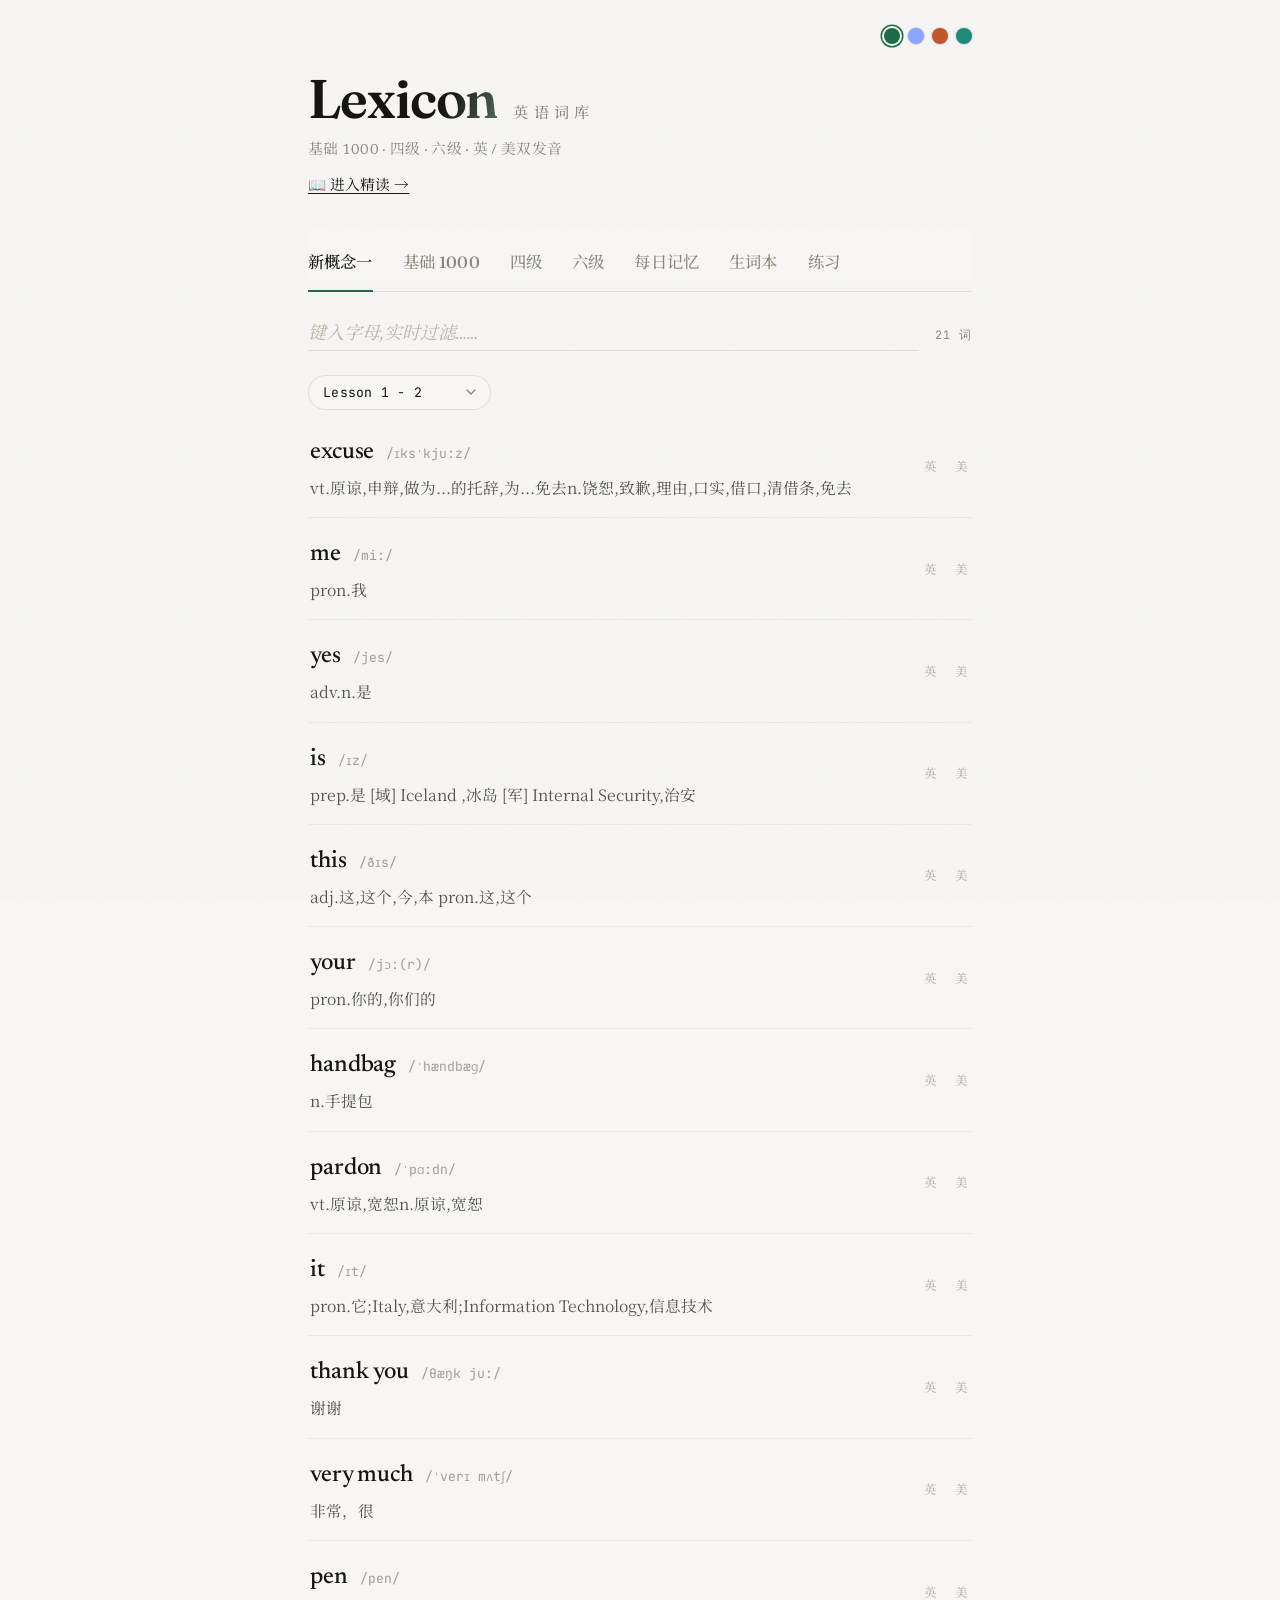
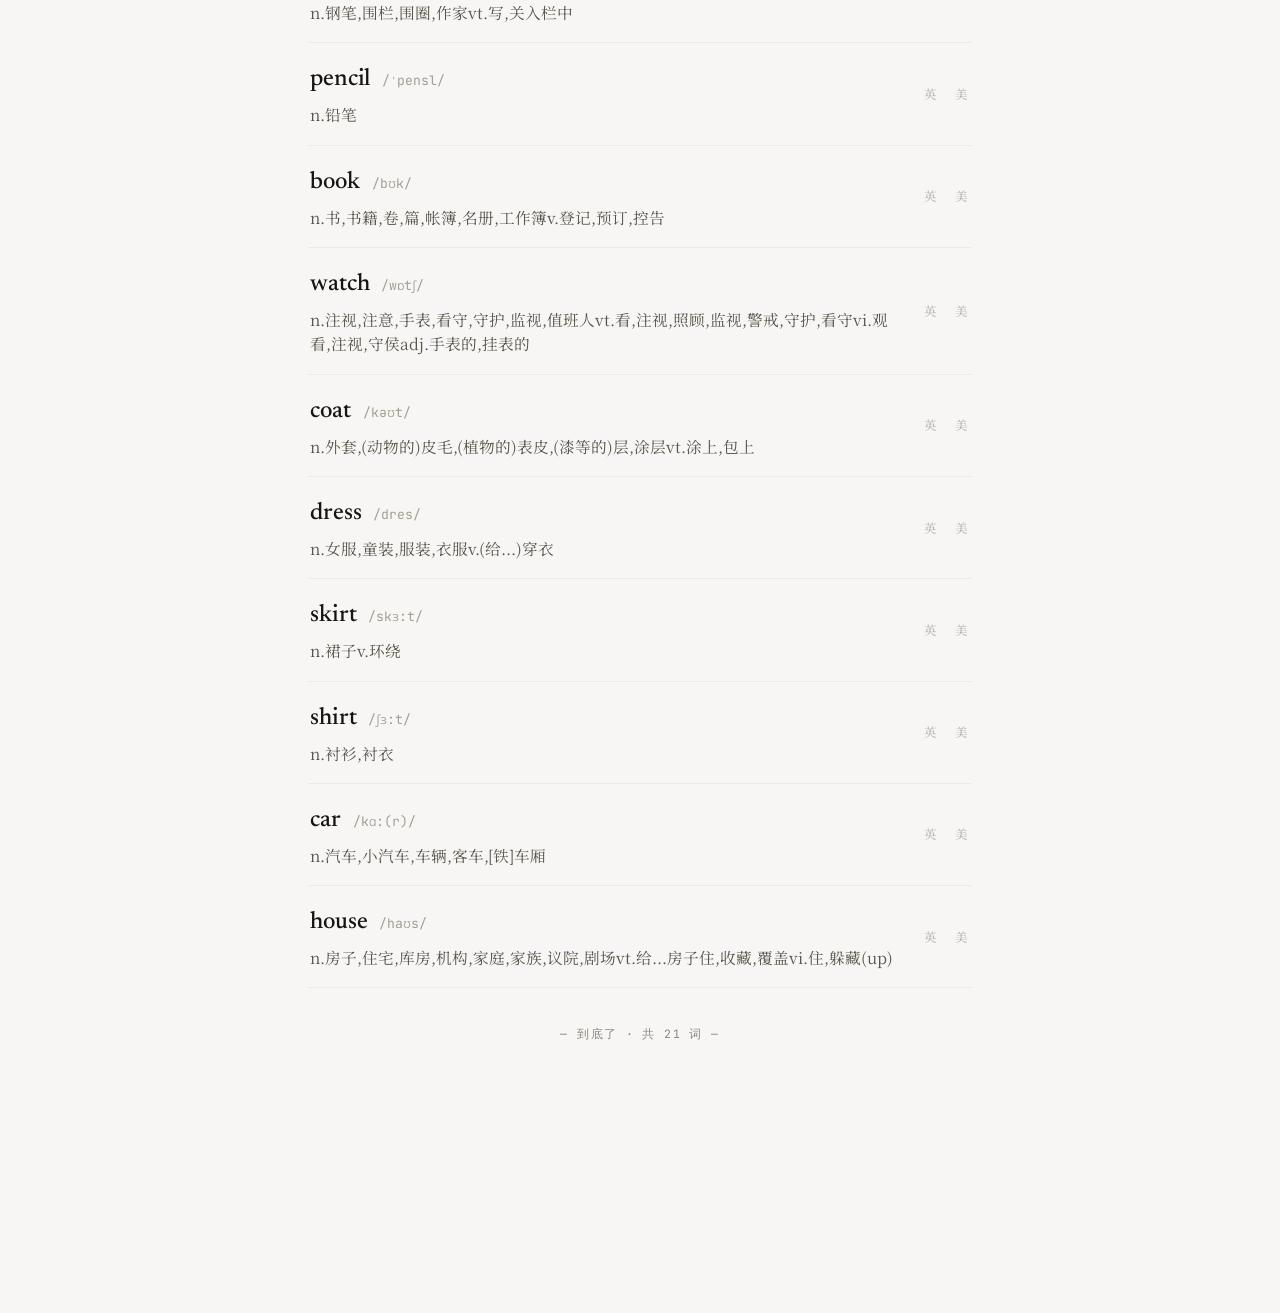
<file: index.html>
<!DOCTYPE html>
<html lang="zh-CN">
<head>
  <meta charset="UTF-8" />
  <meta name="viewport" content="width=device-width, initial-scale=1.0" />
  <title>词库 · Lexicon</title>
  <script>
    (function () {
      try {
        var t = localStorage.getItem("lexicon_theme");
        var ok = ["ink-green", "night", "terracotta", "celadon"].indexOf(t) > -1;
        document.documentElement.setAttribute("data-theme", ok ? t : "ink-green");
      } catch (e) { document.documentElement.setAttribute("data-theme", "ink-green"); }
    })();
  </script>
  <link rel="preconnect" href="https://fonts.googleapis.com" />
  <link rel="preconnect" href="https://fonts.gstatic.com" crossorigin />
  <link
    href="https://fonts.googleapis.com/css2?family=Fraunces:opsz,wght@9..144,400;9..144,500;9..144,600&family=Newsreader:opsz,wght@6..72,400;6..72,500&family=JetBrains+Mono:wght@400&family=Noto+Serif+SC:wght@400;500&display=swap"
    rel="stylesheet"
  />
  <link rel="stylesheet" href="./static/style.css?v=shine" />
  <style>
    /* 静态版独有:练习页占位提示(电脑版才有真功能) */
    .practice-static-hint {
      margin-top: 40px;
      padding: 28px 24px;
      border-left: 2px solid var(--hair);
      animation: fade 0.4s ease both;
    }
    .practice-static-hint p {
      font-family: "Newsreader", "Noto Serif SC", serif;
      font-size: 1rem;
      line-height: 1.7;
      color: var(--trans);
      margin: 0;
    }
    .practice-static-hint p + p { margin-top: 6px; color: var(--muted); }

    /* 静态版独有:生词本词条右下角的「删除」按钮 */
    .entry--my { position: relative; }
    .entry__del {
      position: absolute;
      right: 2px;
      bottom: 6px;
      appearance: none; border: 0; background: none; cursor: pointer;
      font-family: "JetBrains Mono", monospace;
      font-size: 0.7rem;
      letter-spacing: 0.08em;
      color: var(--muted);
      opacity: 0.6;
      padding: 4px 6px;
      transition: color 0.2s ease, opacity 0.2s ease;
    }
    .entry:hover .entry__del { opacity: 1; }
    .entry__del:hover { color: var(--ink); }

    /* 静态版独有:新概念一「选课」下拉框 */
    .nc1-lesson {
      margin-top: 16px;
      appearance: none; -webkit-appearance: none;
      border: 1px solid var(--hair);
      background: var(--paper);
      color: var(--ink);
      font-family: "JetBrains Mono", monospace;
      font-size: 0.82rem;
      letter-spacing: 0.02em;
      padding: 8px 34px 8px 14px;
      border-radius: 999px;
      cursor: pointer;
      outline: none;
      max-width: 100%;
      background-image: url("data:image/svg+xml,%3Csvg xmlns='http://www.w3.org/2000/svg' width='12' height='12' viewBox='0 0 12 12'%3E%3Cpath d='M2 4l4 4 4-4' fill='none' stroke='%238d887d' stroke-width='1.4' stroke-linecap='round'/%3E%3C/svg%3E");
      background-repeat: no-repeat;
      background-position: right 13px center;
      transition: border-color 0.25s ease;
    }
    .nc1-lesson:focus, .nc1-lesson:hover { border-color: var(--accent); }
  </style>
</head>
<body>
  <div class="grain" aria-hidden="true"></div>

  <header class="masthead">
    <div id="theme-switch" class="theme-switch" aria-label="配色"></div>
    <div class="mark">
      <span class="mark__en">Lexicon</span>
      <span class="mark__cn">英语词库</span>
    </div>
    <p class="masthead__sub">基础 1000 · 四级 · 六级 · 英 / 美双发音</p>
    <p class="masthead__sub"><a href="./reading.html" style="color:var(--ink);text-decoration:underline;text-underline-offset:3px;">📖 进入精读 →</a></p>
  </header>

  <nav class="tabs" role="tablist">
    <button class="tab is-active" role="tab" data-section="nc1">新概念一</button>
    <button class="tab" role="tab" data-section="basic">基础 1000</button>
    <button class="tab" role="tab" data-section="cet4">四级</button>
    <button class="tab" role="tab" data-section="cet6">六级</button>
    <button class="tab" role="tab" data-section="daily">每日记忆</button>
    <button class="tab" role="tab" data-section="my">生词本</button>
    <button class="tab" role="tab" data-section="practice">练习</button>
    <span class="tabs__ink" aria-hidden="true"></span>
  </nav>

  <div class="searchbar">
    <input
      type="search"
      id="search"
      class="searchbar__input"
      placeholder="键入字母,实时过滤……"
      autocomplete="off"
      spellcheck="false"
    />
    <span class="searchbar__count" id="count"></span>
  </div>

  <select id="nc1-lesson" class="nc1-lesson" hidden autocomplete="off" aria-label="选择课次"></select>

  <nav class="daybar" id="daybar" hidden aria-label="选择日期"></nav>
  <div class="daily-title" id="daily-title" hidden></div>

  <section class="import-panel" id="import-panel" hidden>
    <button
      type="button"
      class="import-panel__toggle"
      id="import-toggle"
      aria-expanded="false"
      aria-controls="import-body"
    >
      <span class="import-panel__toggle-label">导入生词</span>
      <span class="import-panel__toggle-arrow" aria-hidden="true">▾</span>
    </button>
    <div class="import-panel__body" id="import-body" hidden>
      <textarea
        id="import-input"
        class="import-panel__input"
        rows="8"
        spellcheck="false"
        placeholder='[{"word": "negotiate", "context": "原句", "source": "来源"}]'
      ></textarea>
      <div class="import-panel__actions">
        <button type="button" class="import-panel__btn" id="import-submit">导入</button>
        <span class="import-panel__hint">JSON 数组,每项需有 word;context / source 可选</span>
      </div>
      <div class="import-panel__result" id="import-result" hidden></div>
    </div>
  </section>

  <section class="practice-panel" id="practice-panel" hidden>
    <div class="practice-static-hint">
      <p>造句批改需要后端 + DeepSeek key。</p>
      <p>请在电脑版 Lexicon (Flask 应用) 使用此功能。</p>
    </div>
  </section>

  <main class="list" id="list" aria-live="polite"></main>

  <div class="sentinel" id="sentinel"></div>
  <div class="foot" id="foot"></div>

  <script src="./static/app.js?v=617"></script>
  <script src="./static/theme.js?v=617"></script>
  <script src="./static/spark.js"></script>
</body>
</html>
</file>
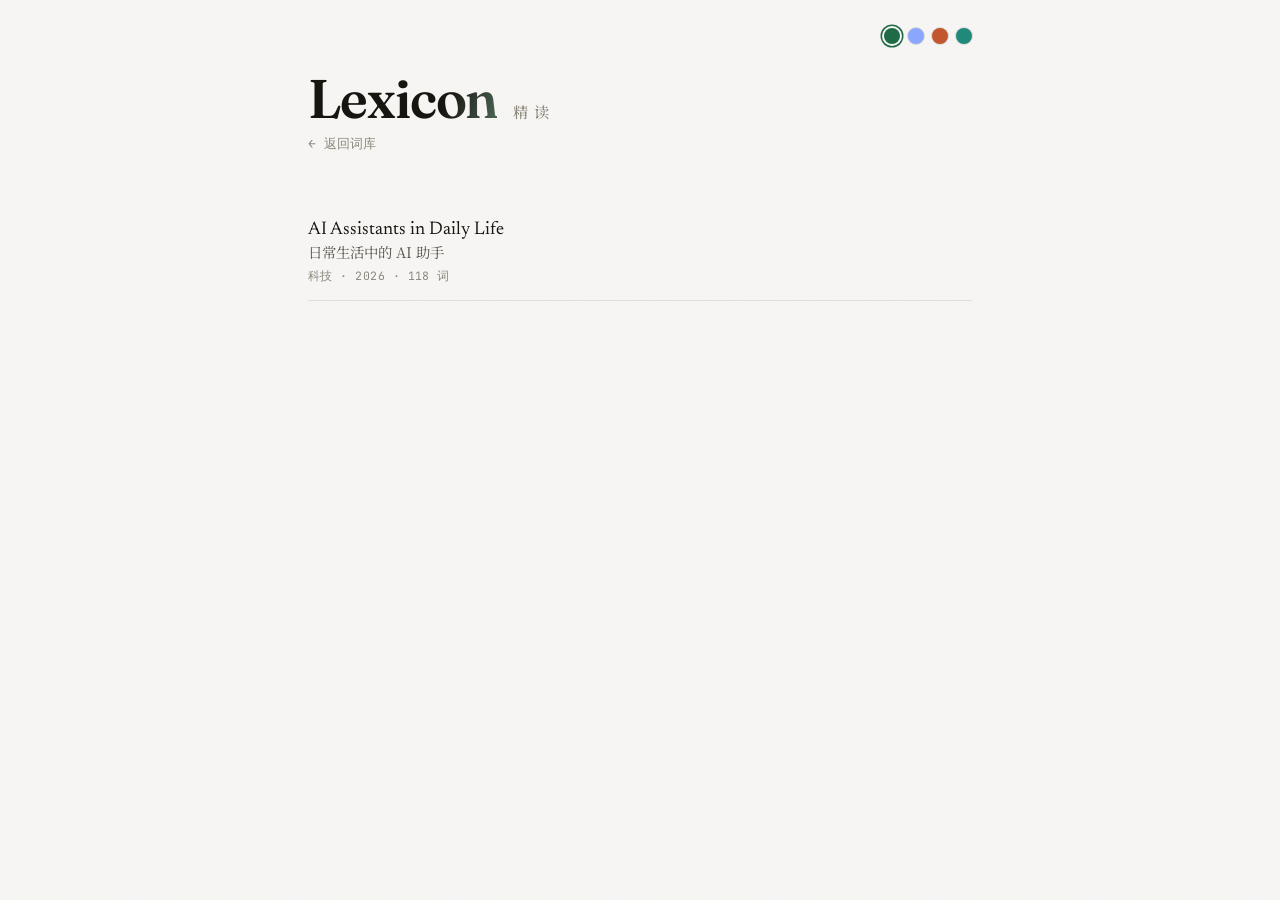
<file: reading.html>
<!DOCTYPE html>
<html lang="zh-CN">
<head>
  <meta charset="UTF-8" />
  <meta name="viewport" content="width=device-width, initial-scale=1.0" />
  <title>精读 · Lexicon</title>
  <script>
    (function () {
      try {
        var t = localStorage.getItem("lexicon_theme");
        var ok = ["ink-green", "night", "terracotta", "celadon"].indexOf(t) > -1;
        document.documentElement.setAttribute("data-theme", ok ? t : "ink-green");
      } catch (e) { document.documentElement.setAttribute("data-theme", "ink-green"); }
    })();
  </script>
  <link rel="preconnect" href="https://fonts.googleapis.com" />
  <link rel="preconnect" href="https://fonts.gstatic.com" crossorigin />
  <link
    href="https://fonts.googleapis.com/css2?family=Fraunces:opsz,wght@9..144,400;9..144,500;9..144,600&family=Newsreader:opsz,wght@6..72,400;6..72,500&family=JetBrains+Mono:wght@400&family=Noto+Serif+SC:wght@400;500&display=swap"
    rel="stylesheet"
  />
  <link rel="stylesheet" href="./static/style.css?v=shine" />
  <style>
    /* ===== 精读页专属样式(自包含,不依赖 build_static 同步) ===== */
    .reading-top { display: flex; align-items: baseline; gap: 14px; margin-top: 8px; }
    .reading-top a { font-family: "JetBrains Mono", monospace; font-size: 0.8rem;
      color: var(--muted); text-decoration: none; }
    .reading-top a:hover { color: var(--ink); }

    /* 文章列表 */
    .art-list { margin-top: 20px; display: flex; flex-direction: column; gap: 2px; }
    .art-card {
      appearance: none; border: 0; background: none; cursor: pointer; text-align: left;
      width: 100%; padding: 16px 0; border-bottom: 1px solid var(--hair);
      display: block; transition: opacity 0.2s ease;
    }
    .art-card:hover { opacity: 0.65; }
    .art-card__title { font-family: "Newsreader", serif; font-size: 1.15rem; color: var(--ink); }
    .art-card__cn { font-family: "Noto Serif SC", serif; font-size: 0.9rem; color: var(--trans); margin-top: 2px; }
    .art-card__meta { font-family: "JetBrains Mono", monospace; font-size: 0.72rem;
      color: var(--muted); margin-top: 6px; letter-spacing: 0.04em; }

    /* 文章详情 */
    #detail-view { margin-top: 14px; }
    .detail-back { appearance: none; border: 0; background: none; cursor: pointer;
      font-family: "JetBrains Mono", monospace; font-size: 0.8rem; color: var(--muted); padding: 4px 0; }
    .detail-back:hover { color: var(--ink); }
    .detail-title { font-family: "Newsreader", serif; font-size: 1.5rem; color: var(--ink); margin-top: 10px; }
    .detail-cn { font-family: "Noto Serif SC", serif; font-size: 1rem; color: var(--trans); margin-top: 4px; }
    .detail-meta { font-family: "JetBrains Mono", monospace; font-size: 0.72rem; color: var(--muted);
      margin-top: 8px; letter-spacing: 0.04em; }

    .para { margin-top: 26px; }
    .para__en { font-family: "Newsreader", serif; font-size: 1.15rem; line-height: 1.9; color: var(--ink); }
    .rw { cursor: pointer; border-radius: 3px; transition: background 0.12s ease; }
    .rw:hover { background: var(--hair); }
    .rw.is-active { background: var(--accent); color: var(--paper); }
    .para__toggle { appearance: none; border: 0; background: none; cursor: pointer; margin-top: 8px;
      font-family: "JetBrains Mono", monospace; font-size: 0.74rem; color: var(--muted); padding: 2px 0; }
    .para__toggle:hover { color: var(--ink); }
    .para__cn { font-family: "Noto Serif SC", serif; font-size: 0.96rem; line-height: 1.8;
      color: var(--trans); margin-top: 8px; padding-left: 12px; border-left: 2px solid var(--hair); }

    /* 词卡(底部浮层) */
    .word-card {
      position: fixed; left: 0; right: 0; bottom: 0; z-index: 50;
      max-width: 720px; margin: 0 auto; background: var(--paper);
      border-top: 1px solid var(--accent); box-shadow: 0 -8px 30px rgba(22,21,15,0.10);
      padding: 18px 24px 22px; animation: cardup 0.18s ease both;
    }
    @keyframes cardup { from { transform: translateY(12px); opacity: 0; } to { transform: none; opacity: 1; } }
    .word-card__head { display: flex; align-items: baseline; gap: 12px; flex-wrap: wrap; }
    .word-card__word { font-family: "Fraunces", serif; font-size: 1.5rem; color: var(--ink); }
    .word-card__phon { font-family: "JetBrains Mono", monospace; font-size: 0.9rem; color: var(--phon); }
    .word-card__close { margin-left: auto; appearance: none; border: 0; background: none; cursor: pointer;
      font-family: "JetBrains Mono", monospace; font-size: 1rem; color: var(--muted); }
    .word-card__meaning { font-family: "Newsreader","Noto Serif SC",serif; font-size: 1rem; line-height: 1.7;
      color: var(--trans); margin-top: 10px; white-space: pre-line; }
    .word-card__actions { display: flex; align-items: center; gap: 10px; margin-top: 14px; }
    .play { appearance: none; cursor: pointer; border: 1px solid var(--hair); background: none;
      font-family: "JetBrains Mono", monospace; font-size: 0.75rem; color: var(--trans);
      padding: 5px 12px; border-radius: 999px; }
    .play:hover { border-color: var(--ink); color: var(--ink); }
    .play.is-playing { background: var(--accent); color: var(--paper); }
    .word-card__add { appearance: none; cursor: pointer; border: 1px solid var(--accent); background: var(--accent);
      color: var(--paper); font-family: "JetBrains Mono", monospace; font-size: 0.75rem;
      padding: 6px 14px; border-radius: 999px; margin-left: auto; }
    .word-card__add:disabled { opacity: 0.5; cursor: default; }
    .word-card__missing { color: var(--muted); font-style: italic; }
  </style>
</head>
<body>
  <div class="grain" aria-hidden="true"></div>

  <header class="masthead">
    <div id="theme-switch" class="theme-switch" aria-label="配色"></div>
    <div class="mark">
      <span class="mark__en">Lexicon</span>
      <span class="mark__cn">精读</span>
    </div>
    <div class="reading-top">
      <a href="./index.html">← 返回词库</a>
    </div>
  </header>

  <main id="list-view">
    <div class="art-list" id="article-list"></div>
  </main>

  <main id="detail-view" hidden>
    <button class="detail-back" id="back-btn">← 文章列表</button>
    <div id="detail-body"></div>
  </main>

  <div id="word-card-host"></div>

  <script src="./static/reading.js"></script>
  <script src="./static/theme.js"></script>
  <script src="./static/spark.js"></script>
</body>
</html>
</file>
<file: static/style.css>
/* ============================================================
   词库 · Lexicon —— 编辑式极简纸质词典风
   暖白纸底 · 近黑文字 · 衬线正文 · 单色克制
   硬约束:单词本体高对比、清晰可读
   ============================================================ */

:root {
  --paper:      #f7f6f4;   /* 暖白纸底 */
  --paper-deep: #efece7;   /* 略深的纸色,用于极轻的分区 */
  --ink:        #16150f;   /* 近黑正文 */
  --word:       #161512;   /* 单词主体(高对比) */
  --phon:       #a39e93;   /* 音标 浅灰 */
  --trans:      #59554c;   /* 释义 中灰 */
  --muted:      #8d887d;   /* 次要文字 */
  --hair:       rgba(22, 21, 15, 0.10);  /* 细分隔线 */
  --hair-soft:  rgba(22, 21, 15, 0.05);
  --accent:     #16150f;   /* 默认强调=近黑;各主题下覆盖为彩色 */
}

/* ---------- 配色主题(整站,由 theme.js 切换;静态站默认 ink-green) ----------
   只覆盖纸色 / 文字 / 主色变量,其余样式自动跟随。深色主题额外翻转文字与分隔线。 */
[data-theme="ink-green"] { --accent: #1f6b47; }
[data-theme="terracotta"] {
  --paper: #faf5ee; --paper-deep: #f1e8da; --accent: #c2562f;
}
[data-theme="celadon"] {
  --paper: #f1f5f4; --paper-deep: #e3ece9; --accent: #1f8a7a;
}
[data-theme="night"] {
  --paper: #1b1d23; --paper-deep: #262932;
  --ink: #e9e5db; --word: #f1ede3;
  --phon: #767d8c; --trans: #b8b3a8; --muted: #8b8f9c;
  --hair: rgba(255, 255, 255, 0.14); --hair-soft: rgba(255, 255, 255, 0.06);
  --accent: #8aa6ff;
}

* { box-sizing: border-box; margin: 0; padding: 0; }

/* hidden 属性要始终生效:.daybar/.searchbar 等带 display 的类会盖过 [hidden] 默认值 */
[hidden] { display: none !important; }

html { -webkit-font-smoothing: antialiased; text-rendering: optimizeLegibility; }

body {
  background: var(--paper);
  color: var(--ink);
  font-family: "Newsreader", "Noto Serif SC", Georgia, serif;
  line-height: 1.5;
  max-width: 720px;
  margin: 0 auto;
  padding: 0 28px 30vh;
  position: relative;
}

/* 极轻的纸张颗粒,营造氛围而非装饰 */
.grain {
  position: fixed; inset: 0; z-index: -1; pointer-events: none;
  opacity: 0.035;
  background-image: url("data:image/svg+xml,%3Csvg xmlns='http://www.w3.org/2000/svg' width='160' height='160'%3E%3Cfilter id='n'%3E%3CfeTurbulence type='fractalNoise' baseFrequency='0.85' numOctaves='3' stitchTiles='stitch'/%3E%3C/filter%3E%3Crect width='100%25' height='100%25' filter='url(%23n)'/%3E%3C/svg%3E");
}

/* ---------- 报头 ---------- */
.masthead {
  padding: 72px 0 30px;
  animation: rise 0.7s cubic-bezier(0.2, 0.7, 0.2, 1) both;
}
.mark { display: flex; align-items: baseline; gap: 14px; }
.mark__en {
  font-family: "Fraunces", serif;
  font-weight: 600;
  font-size: clamp(2.4rem, 7vw, 3.4rem);
  letter-spacing: -0.02em;
  line-height: 1;
  /* 流光:一道主色高光反复掠过标题(Shiny Text,参考 React Bits) */
  color: var(--ink);
  background-image: linear-gradient(110deg,
    var(--ink) 30%,
    color-mix(in srgb, var(--accent) 60%, white) 50%,
    var(--ink) 70%);
  background-size: 250% 100%;
  -webkit-background-clip: text;
  background-clip: text;
  -webkit-text-fill-color: transparent;
  animation: shine 3.4s ease-in-out infinite;
}
@keyframes shine { 0% { background-position: 140% 0; } 100% { background-position: -40% 0; } }
/* 关闭动效偏好:标题回退为纯色,保证可读 */
@media (prefers-reduced-motion: reduce) {
  .mark__en { animation: none; -webkit-text-fill-color: var(--ink); background: none; }
}
.mark__cn {
  font-family: "Noto Serif SC", serif;
  font-weight: 500;
  font-size: 0.95rem;
  letter-spacing: 0.35em;
  color: var(--muted);
  padding-left: 2px;
}
.masthead__sub {
  margin-top: 14px;
  font-size: 0.92rem;
  color: var(--muted);
  letter-spacing: 0.02em;
}

/* ---------- 板块切换:低调文字 + 下划线游标 ---------- */
.tabs {
  position: sticky; top: 0; z-index: 5;
  display: flex; gap: 30px;
  padding: 18px 0 16px;
  background: linear-gradient(var(--paper) 72%, transparent);
  border-bottom: 1px solid var(--hair);
}
.tab {
  appearance: none; border: 0; background: none; cursor: pointer;
  font-family: "Fraunces", "Noto Serif SC", serif;
  font-size: 1.02rem;
  font-weight: 500;
  letter-spacing: 0.01em;
  color: var(--muted);
  padding: 2px 0;
  transition: color 0.35s ease;
}
.tab:hover { color: var(--trans); }
.tab.is-active { color: var(--ink); }
.tabs__ink {
  position: absolute; bottom: -1px; left: 0; height: 1.5px;
  background: var(--accent);
  transition: transform 0.4s cubic-bezier(0.5, 0, 0.1, 1), width 0.4s cubic-bezier(0.5, 0, 0.1, 1);
}

/* ---------- 搜索框:下划线式 ---------- */
.searchbar {
  display: flex; align-items: baseline; gap: 16px;
  padding: 28px 0 8px;
}
.searchbar__input {
  flex: 1; min-width: 0;
  appearance: none; border: 0; background: none; outline: none;
  font-family: "Newsreader", "Noto Serif SC", serif;
  font-size: 1.12rem;
  color: var(--ink);
  padding: 6px 0;
  border-bottom: 1px solid var(--hair);
  transition: border-color 0.3s ease;
}
.searchbar__input::placeholder { color: #bbb6aa; font-style: italic; }
.searchbar__input:focus { border-bottom-color: var(--accent); }
.searchbar__input::-webkit-search-cancel-button { -webkit-appearance: none; }
.searchbar__count {
  font-family: "JetBrains Mono", monospace;
  font-size: 0.72rem;
  letter-spacing: 0.08em;
  color: var(--muted);
  white-space: nowrap;
}

/* ---------- 词条列表 ---------- */
.list { padding-top: 6px; }

.entry {
  display: grid;
  grid-template-columns: 1fr auto;
  grid-template-areas:
    "head play"
    "trans play";
  column-gap: 18px;
  align-items: start;
  padding: 18px 2px;
  border-bottom: 1px solid var(--hair-soft);
  animation: fade 0.5s ease both;
}
.entry:hover { background: linear-gradient(90deg, transparent, var(--paper-deep) 12%, var(--paper-deep) 88%, transparent); }

.entry__head {
  grid-area: head;
  display: flex; align-items: baseline; flex-wrap: wrap; gap: 12px;
}
.entry__word {
  font-family: "Newsreader", serif;
  font-size: 1.5rem;
  font-weight: 500;
  color: var(--word);            /* 高对比,清晰可读 */
  letter-spacing: -0.005em;
}
.entry__phon {
  font-family: "JetBrains Mono", monospace;
  font-size: 0.82rem;
  color: var(--phon);
  letter-spacing: 0;
}
.entry__trans {
  grid-area: trans;
  margin-top: 5px;
  font-family: "Noto Serif SC", "Newsreader", serif;
  font-size: 0.98rem;
  color: var(--trans);
  line-height: 1.55;
  white-space: pre-line;  /* 让 unescapeNewlines 后的 \n 真换行 */
}

/* 播放标签:"英 / 美"两个克制的小文字按钮 */
.play-group {
  grid-area: play;
  align-self: center;
  display: flex;
  align-items: center;
  gap: 14px;
}
.play {
  appearance: none; border: 0; background: none; cursor: pointer;
  font-family: "Fraunces", "Noto Serif SC", serif;
  font-size: 0.78rem;
  font-weight: 500;
  letter-spacing: 0.08em;
  color: var(--muted);
  opacity: 0.6;
  padding: 4px 2px;
  transition: color 0.25s ease, opacity 0.25s ease;
}
.entry:hover .play { opacity: 1; }
.play:hover { color: var(--ink); }
.play.is-playing { color: var(--accent); animation: pulse 0.6s ease infinite; }

/* ---------- 生词本:导入面板(折叠) ---------- */
.import-panel {
  margin-top: 18px;
  border-top: 1px solid var(--hair-soft);
  border-bottom: 1px solid var(--hair-soft);
}
.import-panel__toggle {
  appearance: none; border: 0; background: none; cursor: pointer;
  width: 100%;
  display: flex; align-items: baseline; justify-content: space-between;
  padding: 14px 0;
  font-family: "Fraunces", "Noto Serif SC", serif;
  font-size: 0.96rem;
  font-weight: 500;
  letter-spacing: 0.02em;
  color: var(--muted);
  transition: color 0.25s ease;
}
.import-panel__toggle:hover { color: var(--ink); }
.import-panel__toggle-arrow {
  font-size: 0.78rem;
  color: var(--muted);
}
.import-panel__body {
  padding: 4px 0 20px;
  animation: fade 0.35s ease both;
}
.import-panel__input {
  width: 100%;
  appearance: none;
  border: 1px solid var(--hair);
  background: var(--paper);
  color: var(--ink);
  font-family: "JetBrains Mono", monospace;
  font-size: 0.84rem;
  line-height: 1.55;
  padding: 12px 14px;
  border-radius: 2px;
  outline: none;
  resize: vertical;
  min-height: 140px;
  transition: border-color 0.25s ease;
}
.import-panel__input:focus { border-color: var(--accent); }
.import-panel__input::placeholder { color: #bbb6aa; }
.import-panel__actions {
  display: flex; align-items: baseline; justify-content: space-between;
  gap: 14px;
  margin-top: 12px;
}
.import-panel__btn {
  appearance: none; cursor: pointer;
  border: 1px solid var(--accent);
  background: transparent;
  color: var(--accent);
  font-family: "Fraunces", "Noto Serif SC", serif;
  font-size: 0.92rem;
  font-weight: 500;
  letter-spacing: 0.02em;
  padding: 7px 22px;
  border-radius: 2px;
  transition: background 0.2s ease, color 0.2s ease;
}
.import-panel__btn:hover { background: var(--accent); color: var(--paper); }
.import-panel__btn:disabled {
  cursor: default;
  opacity: 0.4;
  background: transparent;
  color: var(--ink);
}
.import-panel__hint {
  flex: 1;
  text-align: right;
  font-family: "JetBrains Mono", monospace;
  font-size: 0.72rem;
  letter-spacing: 0.04em;
  color: var(--muted);
}
.import-panel__result {
  margin-top: 14px;
  padding: 10px 14px;
  border-left: 2px solid var(--hair);
  font-family: "JetBrains Mono", monospace;
  font-size: 0.78rem;
  line-height: 1.6;
  color: var(--trans);
  word-break: break-word;
}
.import-panel__result.is-ok { border-left-color: var(--ink); color: var(--ink); }
.import-panel__result.is-error { border-left-color: var(--ink); color: var(--ink); background: var(--paper-deep); }

/* ---------- 生词本:词条扩展(原句 / 来源·日期 / 未收录) ---------- */
.entry--my {
  grid-template-areas:
    "head play"
    "trans play"
    "ctx ctx"
    "meta meta";
}
.entry__trans--missing {
  font-style: italic;
  color: var(--muted);
}
.entry__context {
  grid-area: ctx;
  margin: 10px 0 0;
  padding: 2px 0 2px 14px;
  border-left: 2px solid var(--hair);
  font-family: "Newsreader", "Noto Serif SC", serif;
  font-style: italic;
  font-size: 0.94rem;
  line-height: 1.6;
  color: var(--trans);
}
.entry__meta {
  grid-area: meta;
  margin-top: 8px;
  font-family: "JetBrains Mono", monospace;
  font-size: 0.7rem;
  letter-spacing: 0.08em;
  color: var(--muted);
}

/* ---------- 状态/页脚 ---------- */
.sentinel { height: 1px; }
.foot {
  text-align: center;
  padding: 36px 0 0;
  font-family: "JetBrains Mono", monospace;
  font-size: 0.72rem;
  letter-spacing: 0.12em;
  color: var(--muted);
}
.notice {
  padding: 56px 4px;
  text-align: center;
  color: var(--muted);
  font-size: 1rem;
  line-height: 1.8;
}
.notice code {
  font-family: "JetBrains Mono", monospace;
  font-size: 0.82rem;
  background: var(--paper-deep);
  padding: 2px 7px; border-radius: 3px;
  color: var(--trans);
}

/* ---------- 动效:克制 ---------- */
@keyframes rise { from { opacity: 0; transform: translateY(10px); } to { opacity: 1; transform: none; } }
@keyframes fade { from { opacity: 0; } to { opacity: 1; } }
@keyframes pulse { 0%, 100% { opacity: 1; } 50% { opacity: 0.45; } }

/* ============================================================
   练习页 —— 选词 / 造句 / 批改卡片
   ============================================================ */

.practice-panel {
  padding: 14px 0 30px;
  animation: fade 0.4s ease both;
}

.practice-step {
  margin-top: 22px;
}
.practice-step:first-child { margin-top: 0; }

.practice-label {
  display: block;
  font-family: "Fraunces", "Noto Serif SC", serif;
  font-size: 0.84rem;
  font-weight: 500;
  letter-spacing: 0.04em;
  color: var(--muted);
  margin-bottom: 10px;
}

/* 选词:下划线输入框 + 浮层建议列表 */
.practice-search { position: relative; }
.practice-input {
  width: 100%;
  appearance: none;
  border: 0; border-bottom: 1px solid var(--hair);
  background: none; outline: none;
  font-family: "Newsreader", "Noto Serif SC", serif;
  font-size: 1.12rem;
  color: var(--ink);
  padding: 6px 0;
  transition: border-color 0.3s ease;
}
.practice-input:focus { border-bottom-color: var(--ink); }
.practice-input::placeholder { color: #bbb6aa; font-style: italic; }
.practice-input::-webkit-search-cancel-button { -webkit-appearance: none; }

.practice-suggest {
  position: absolute; left: 0; right: 0; top: 100%;
  z-index: 10;
  list-style: none; margin: 0; padding: 6px 0;
  background: var(--paper);
  border: 1px solid var(--hair);
  border-radius: 2px;
  max-height: 320px; overflow-y: auto;
  box-shadow: 0 6px 16px rgba(22, 21, 15, 0.04);
}
.practice-suggest__item {
  display: flex; align-items: baseline; justify-content: space-between;
  gap: 16px;
  padding: 8px 14px;
  cursor: pointer;
  transition: background 0.15s ease;
}
.practice-suggest__item:hover { background: var(--paper-deep); }
.practice-suggest__word {
  font-family: "Newsreader", serif;
  font-size: 1.04rem;
  color: var(--ink);
}
.practice-suggest__trans {
  flex: 1;
  text-align: right;
  font-family: "Noto Serif SC", serif;
  font-size: 0.84rem;
  color: var(--muted);
  overflow: hidden;
  text-overflow: ellipsis;
  white-space: nowrap;
}

/* 词条预览 */
.practice-entry {
  margin-top: 22px;
  padding: 16px 18px;
  background: var(--paper-deep);
  border-radius: 2px;
  animation: fade 0.3s ease both;
}
.practice-entry__head { margin-bottom: 8px; }
.practice-entry__word {
  font-family: "Newsreader", serif;
  font-size: 1.4rem;
  font-weight: 500;
  color: var(--word);
  letter-spacing: -0.005em;
}
.practice-entry__field {
  display: flex; align-items: baseline;
  gap: 12px;
  margin-top: 6px;
  font-size: 0.92rem;
  line-height: 1.55;
}
.practice-entry__label {
  flex-shrink: 0;
  width: 54px;
  font-family: "JetBrains Mono", monospace;
  font-size: 0.7rem;
  letter-spacing: 0.08em;
  color: var(--muted);
  text-transform: uppercase;
  padding-top: 3px;
}
.practice-entry__value {
  flex: 1;
  font-family: "Newsreader", "Noto Serif SC", serif;
  color: var(--trans);
  white-space: pre-line;  /* 让 unescapeNewlines 后的 \n 真换行 */
}

/* 造句区 */
.practice-textarea {
  width: 100%;
  appearance: none;
  border: 1px solid var(--hair);
  background: var(--paper);
  color: var(--ink);
  font-family: "Newsreader", "Noto Serif SC", serif;
  font-size: 1.05rem;
  line-height: 1.55;
  padding: 12px 14px;
  border-radius: 2px;
  outline: none;
  resize: vertical;
  min-height: 86px;
  transition: border-color 0.25s ease;
}
.practice-textarea:focus { border-color: var(--ink); }
.practice-textarea::placeholder { color: #bbb6aa; font-style: italic; }

.practice-actions {
  display: flex; align-items: baseline; justify-content: space-between;
  gap: 14px;
  margin-top: 12px;
}
.practice-btn {
  appearance: none; cursor: pointer;
  border: 1px solid var(--ink);
  background: transparent;
  color: var(--ink);
  font-family: "Fraunces", "Noto Serif SC", serif;
  font-size: 0.96rem;
  font-weight: 500;
  letter-spacing: 0.04em;
  padding: 8px 28px;
  border-radius: 2px;
  transition: background 0.2s ease, color 0.2s ease;
}
.practice-btn:hover { background: var(--ink); color: var(--paper); }
.practice-btn:disabled { cursor: default; opacity: 0.4; background: transparent; color: var(--ink); }
.practice-hint {
  flex: 1; text-align: right;
  font-family: "JetBrains Mono", monospace;
  font-size: 0.7rem;
  letter-spacing: 0.04em;
  color: var(--muted);
}

/* 批改卡片 */
.grade-card {
  margin-top: 28px;
  padding: 22px 20px 20px;
  border: 1px solid var(--hair);
  border-radius: 2px;
  background: var(--paper);
  animation: fade 0.35s ease both;
}
.grade-card--loading,
.grade-card--error { border-color: var(--hair); }
.grade-card--good { border-left: 3px solid var(--ink); }
.grade-card--minor_issue { border-left: 3px solid var(--trans); }
.grade-card--wrong { border-left: 3px solid var(--ink); background: var(--paper-deep); }

.grade-card__verdict {
  font-family: "Fraunces", "Noto Serif SC", serif;
  font-size: 1.04rem;
  font-weight: 600;
  letter-spacing: 0.04em;
  color: var(--ink);
  margin-bottom: 12px;
}
.grade-card--minor_issue .grade-card__verdict { color: var(--trans); }

.grade-card__feedback {
  font-family: "Newsreader", "Noto Serif SC", serif;
  font-size: 1rem;
  line-height: 1.65;
  color: var(--ink);
}
.grade-card__basis {
  margin: 14px 0 0;
  padding: 8px 14px;
  border-left: 2px solid var(--hair);
  font-family: "Newsreader", "Noto Serif SC", serif;
  font-style: italic;
  font-size: 0.88rem;
  line-height: 1.6;
  color: var(--trans);
}
.grade-card__basis-label {
  font-family: "JetBrains Mono", monospace;
  font-style: normal;
  font-size: 0.7rem;
  letter-spacing: 0.1em;
  color: var(--muted);
  margin-right: 4px;
  text-transform: uppercase;
}
.grade-card__suggestion {
  margin-top: 14px;
  display: flex; align-items: baseline; gap: 12px;
  flex-wrap: wrap;
}
.grade-card__label {
  flex-shrink: 0;
  font-family: "JetBrains Mono", monospace;
  font-size: 0.7rem;
  letter-spacing: 0.08em;
  color: var(--muted);
  text-transform: uppercase;
}
.grade-card__suggestion-text {
  flex: 1;
  font-family: "Newsreader", serif;
  font-size: 1rem;
  color: var(--ink);
  line-height: 1.55;
}

.grade-card__actions {
  display: flex; align-items: baseline; gap: 16px;
  margin-top: 22px;
  padding-top: 16px;
  border-top: 1px solid var(--hair-soft);
}
.grade-card__btn {
  appearance: none; cursor: pointer;
  border: 1px solid var(--ink);
  background: transparent;
  color: var(--ink);
  font-family: "Fraunces", "Noto Serif SC", serif;
  font-size: 0.88rem;
  font-weight: 500;
  letter-spacing: 0.04em;
  padding: 6px 18px;
  border-radius: 2px;
  transition: background 0.2s ease, color 0.2s ease;
}
.grade-card__btn:hover { background: var(--ink); color: var(--paper); }
.grade-card__btn:disabled { cursor: default; opacity: 0.4; background: transparent; color: var(--ink); }
.grade-card__add-result {
  font-family: "JetBrains Mono", monospace;
  font-size: 0.74rem;
  letter-spacing: 0.04em;
  color: var(--muted);
}
.grade-card__add-result.is-ok { color: var(--ink); }
.grade-card__add-result.is-error { color: var(--ink); }
.grade-card__add-result.is-info { color: var(--trans); }

.grade-card__loading {
  font-family: "JetBrains Mono", monospace;
  font-size: 0.82rem;
  letter-spacing: 0.08em;
  color: var(--muted);
  animation: pulse 1.4s ease infinite;
}
.grade-card__error {
  font-family: "Newsreader", "Noto Serif SC", serif;
  font-size: 0.96rem;
  line-height: 1.55;
  color: var(--ink);
  padding-left: 12px;
  border-left: 2px solid var(--ink);
}

@media (prefers-reduced-motion: reduce) {
  * { animation: none !important; transition: none !important; }
}

@media (max-width: 560px) {
  body { padding: 0 20px 30vh; }
  .entry__word { font-size: 1.34rem; }

  /* tabs: 5 个板块在窄屏可能塞不下,改横向滚动(去掉滚动条) */
  .tabs {
    gap: 22px;
    overflow-x: auto;
    flex-wrap: nowrap;
    -webkit-overflow-scrolling: touch;
    scrollbar-width: none;
  }
  .tabs::-webkit-scrollbar { display: none; }
  .tab { flex-shrink: 0; }
  /* JS 下划线游标在横滚容器里位置失准,小屏改用 box-shadow 模拟 */
  .tabs__ink { display: none; }
  .tab.is-active { box-shadow: inset 0 -1.5px 0 var(--accent); }

  /* 导入面板 / 练习按钮区 / 批改卡片按钮区:横排改竖排 */
  .import-panel__actions,
  .practice-actions,
  .grade-card__actions {
    flex-direction: column;
    align-items: stretch;
    gap: 10px;
  }
  .import-panel__hint,
  .practice-hint { text-align: left; }

  /* 词条预览 field:label 上、value 下 */
  .practice-entry__field {
    flex-direction: column;
    gap: 4px;
  }
  .practice-entry__label { width: auto; padding-top: 0; }

  /* 推荐改写 label + 句子 改竖排 */
  .grade-card__suggestion {
    flex-direction: column;
    gap: 4px;
  }

  /* 候选下拉里翻译文字给一点最大宽度防溢出 */
  .practice-suggest__trans { max-width: 60%; }
}

/* ============================================================
   每日记忆:日期标签条 + 标题
   ============================================================ */
.daybar {
  display: flex;
  gap: 6px;
  margin-top: 18px;
  overflow-x: auto;
  -webkit-overflow-scrolling: touch;
  scrollbar-width: none;
  padding-bottom: 4px;
}
.daybar::-webkit-scrollbar { display: none; }
.daybar__chip {
  appearance: none;
  border: 1px solid var(--hair);
  background: none;
  cursor: pointer;
  font-family: "JetBrains Mono", monospace;
  font-size: 0.78rem;
  letter-spacing: 0.04em;
  color: var(--muted);
  padding: 5px 12px;
  border-radius: 999px;
  white-space: nowrap;
  flex: 0 0 auto;
  transition: color 0.2s ease, border-color 0.2s ease;
}
.daybar__chip:hover { color: var(--trans); border-color: var(--trans); }
.daybar__chip.is-active {
  color: var(--paper);
  background: var(--accent);
  border-color: var(--accent);
}
.daily-title {
  margin-top: 14px;
  font-family: "Newsreader", "Noto Serif SC", serif;
  font-size: 0.95rem;
  color: var(--trans);
}
</file>
